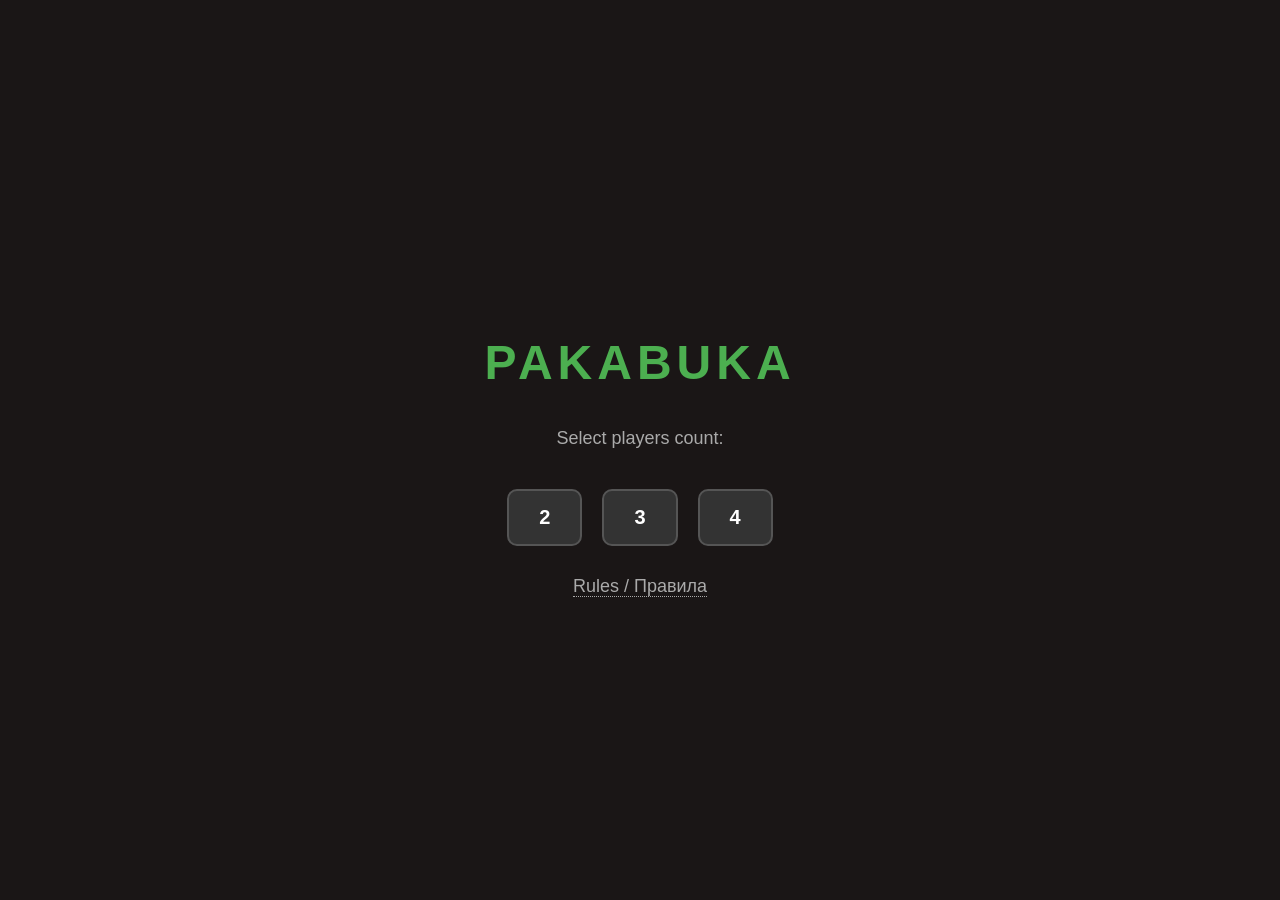
<file: index.html>
<!DOCTYPE html>
<html lang="ru">
<head>
    <meta charset="UTF-8">
    <meta name="viewport" content="width=device-width, initial-scale=1.0, maximum-scale=1.0, user-scalable=no">
    <meta name="apple-mobile-web-app-capable" content="yes"> <meta name="apple-mobile-web-app-status-bar-style" content="black-translucent"> <meta name="mobile-web-app-capable" content="yes"> <meta name="theme-color" content="#948181"> <title>PakaBuka</title>
    <title>ПакаБука</title>
    <link rel="stylesheet" href="style.css">
    <link href="https://fonts.googleapis.com/css2?family=Russo+One&display=swap" rel="stylesheet">
    <link href="https://fonts.googleapis.com/css2?family=Luckiest+Guy&display=swap" rel="stylesheet">
    <link rel="icon" type="image/png" href="favicon.png">
</head>
<body class="menu-active">
    <div id="start-menu">
        <h1>PakaBuka</h1>
        <p>Select players count:</p>
        <div class="menu-buttons">
            <button onclick="game.start(2)">2</button>
            <button onclick="game.start(3)">3</button>
            <button onclick="game.start(4)">4</button>
        </div>
        <div style="margin-top: 30px;">
            <a href="rules.html" style="color: #aaa; text-decoration: none; font-size: 18px; border-bottom: 1px dotted #aaa;">
                Rules / Правила
            </a>
        </div>
    </div>
    <div id="bot-setup-overlay" style="display: none;">
        <div class="bot-setup-box">
            <h2>WHO IS BOT?</h2>
            <div id="bot-rows-container">
                </div>
            <button class="start-confirm-btn" onclick="game.confirmStart()">GO!</button>
        </div>
    </div>

    <div id="modal-overlay">
        <div id="modal-box">
            <div id="modal-options"></div>
        </div>
    </div>
    <div id="test-badge" style="display: none;">Debug mode</div>
        <div id="debug-panel">
        <h3 style="margin: 0 0 10px 0; color: #FFD700;">Настройки UI</h3>
        
        <label>
            Фон:
            <input type="color" id="cfg-bg" value="#948181" oninput="game.updateStyle('--bg-color', this.value)">
        </label>
        <label>
            Точки (Цвет):
            <input type="color" id="cfg-dot-color" value="#252525" oninput="game.updateStyle('--dot-color', this.value)">
        </label>
        <label>
            Точки (Размер):
            <input type="range" id="cfg-dot-size" min="4" max="20" value="8" oninput="game.updateStyle('--dot-size', this.value + 'px')">
        </label>
        <label>
            Линии:
            <input type="color" id="cfg-line" value="#444444" oninput="game.updateStyle('--line-color', this.value)">
        </label>

        <div style="margin-top: 10px; border-top: 1px solid #555; padding-top: 5px;"></div>
        <label>
            Спец. (6):
            <input type="color" value="#ff0000" oninput="game.updateStyle('--spec-6', this.value)">
        </label>
        <label>
            Спец. (3):
            <input type="color" value="#ffeb3b" oninput="game.updateStyle('--spec-3', this.value)">
        </label>
        <label>
            Стрелки:
            <input type="color" value="#00ffff" oninput="game.updateStyle('--arrow-color', this.value)">
        </label>
    </div>
    <div id="main-layout">
        <div id="panel-1" class="control-panel" onclick="game.tryRoll()">
            <div class="dice-group">
                <div id="dice-set1-0" class="dice-box" onclick="event.stopPropagation(); game.selectDie(0)">-</div>
                <div id="dice-set1-1" class="dice-box" onclick="event.stopPropagation(); game.selectDie(1)">-</div>
            </div>
        </div>

        <div id="field-container">
            <div id="game-field">
                </div>
        </div>

        <div id="panel-2" class="control-panel" onclick="game.tryRoll()">
            <div class="dice-group">
                <div id="dice-set2-0" class="dice-box" onclick="event.stopPropagation(); game.selectDie(0)">-</div>
                <div id="dice-set2-1" class="dice-box" onclick="event.stopPropagation(); game.selectDie(1)">-</div>
            </div>
        </div>
        
        
    </div>
    <canvas id="fireworks-canvas"></canvas>
    <script type="module" src="main.js"></script>
</body>
</html>
</file>
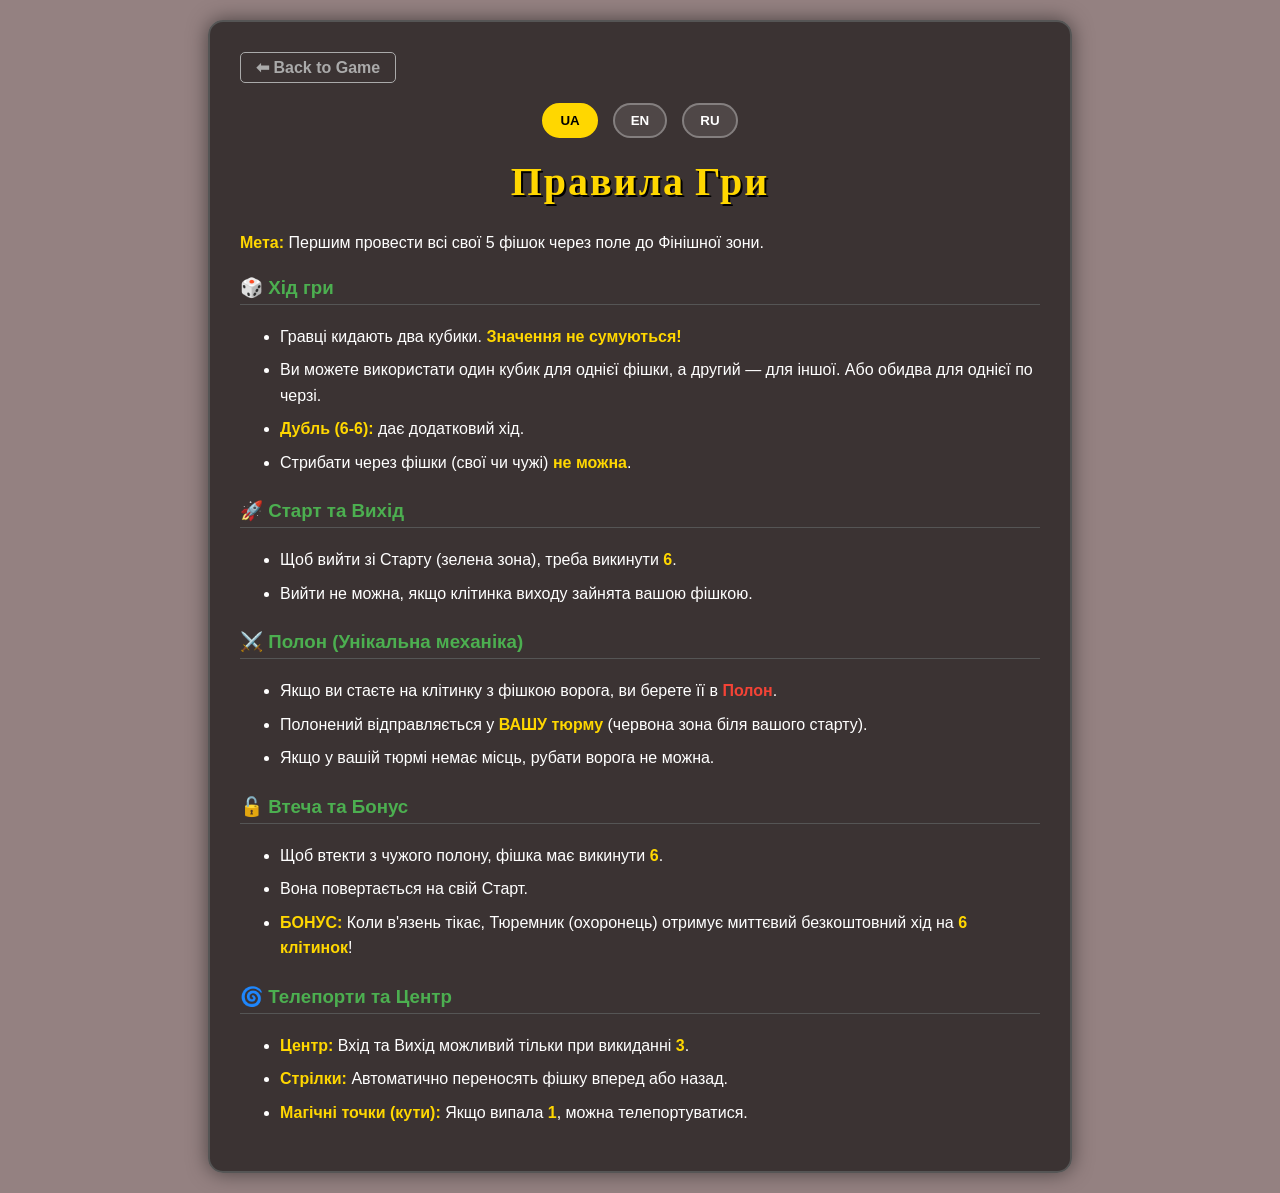
<file: rules.html>
<!DOCTYPE html>
<html lang="ru">
<head>
    <meta charset="UTF-8">
    <meta name="viewport" content="width=device-width, initial-scale=1.0">
    <title>PakaBuka Rules</title>
    <link href="https://fonts.googleapis.com/css2?family=Russo+One&display=swap" rel="stylesheet">
    <link href="https://fonts.googleapis.com/css2?family=Luckiest+Guy&display=swap" rel="stylesheet">
    <link rel="icon" type="image/png" href="favicon.png">
    
    <style>
        body {
            font-family: Arial, sans-serif;
            background-color: #948181; /* Основной цвет фона игры */
            color: #fff;
            margin: 0;
            padding: 20px;
            display: flex;
            flex-direction: column;
            align-items: center;
            min-height: 100vh;
        }

        .container {
            max-width: 800px;
            background: rgba(0, 0, 0, 0.6);
            padding: 30px;
            border-radius: 15px;
            border: 2px solid #555;
            box-shadow: 0 0 20px rgba(0,0,0,0.5);
        }

        h1 {
            font-family: 'Luckiest Guy', cursive;
            color: #FFD700;
            text-align: center;
            letter-spacing: 2px;
            margin-top: 0;
            text-shadow: 2px 2px 0 #000;
            font-size: 2.5em;
        }

        h3 {
            color: #4CAF50; /* Зеленый старт */
            border-bottom: 1px solid #555;
            padding-bottom: 5px;
            margin-top: 25px;
        }

        strong { color: #FFD700; }
        .red-text { color: #F44336; font-weight: bold; }
        .blue-text { color: #00FFFF; font-weight: bold; }

        /* Переключатель языков */
        .lang-switch {
            display: flex;
            justify-content: center;
            gap: 15px;
            margin-bottom: 20px;
        }

        .lang-btn {
            background: rgba(255,255,255,0.1);
            border: 2px solid rgba(255,255,255,0.3);
            color: white;
            padding: 8px 16px;
            border-radius: 20px;
            cursor: pointer;
            font-weight: bold;
            transition: 0.2s;
        }

        .lang-btn:hover, .lang-btn.active {
            background: #FFD700;
            color: black;
            border-color: #FFD700;
        }

        /* Кнопка назад */
        .back-btn {
            display: inline-block;
            margin-bottom: 20px;
            text-decoration: none;
            color: #aaa;
            font-weight: bold;
            border: 1px solid #aaa;
            padding: 5px 15px;
            border-radius: 5px;
            transition: 0.2s;
        }
        .back-btn:hover { background: #fff; color: #000; }

        .rules-content { display: none; }
        .rules-content.active { display: block; animation: fadeIn 0.5s; }

        @keyframes fadeIn {
            from { opacity: 0; } to { opacity: 1; }
        }

        ul { line-height: 1.6; }
        li { margin-bottom: 8px; }
    </style>
</head>
<body>

    <div class="container">
        <a href="index.html" class="back-btn">⬅ Back to Game</a>

        <div class="lang-switch">
            <button class="lang-btn active" onclick="setLang('ua', this)">UA</button>
            <button class="lang-btn" onclick="setLang('en', this)">EN</button>
            <button class="lang-btn" onclick="setLang('ru', this)">RU</button>
        </div>

        <div id="ua" class="rules-content active">
            <h1>Правила Гри</h1>
            <p><strong>Мета:</strong> Першим провести всі свої 5 фішок через поле до Фінішної зони.</p>

            <h3>🎲 Хід гри</h3>
            <ul>
                <li>Гравці кидають два кубики. <strong>Значення не сумуються!</strong></li>
                <li>Ви можете використати один кубик для однієї фішки, а другий — для іншої. Або обидва для однієї по черзі.</li>
                <li><strong>Дубль (6-6):</strong> дає додатковий хід.</li>
                <li>Стрибати через фішки (свої чи чужі) <strong>не можна</strong>.</li>
            </ul>

            <h3>🚀 Старт та Вихід</h3>
            <ul>
                <li>Щоб вийти зі Старту (зелена зона), треба викинути <strong>6</strong>.</li>
                <li>Вийти не можна, якщо клітинка виходу зайнята вашою фішкою.</li>
            </ul>

            <h3>⚔️ Полон (Унікальна механіка)</h3>
            <ul>
                <li>Якщо ви стаєте на клітинку з фішкою ворога, ви берете її в <span class="red-text">Полон</span>.</li>
                <li>Полонений відправляється у <strong>ВАШУ тюрму</strong> (червона зона біля вашого старту).</li>
                <li>Якщо у вашій тюрмі немає місць, рубати ворога не можна.</li>
            </ul>

            <h3>🔓 Втеча та Бонус</h3>
            <ul>
                <li>Щоб втекти з чужого полону, фішка має викинути <strong>6</strong>.</li>
                <li>Вона повертається на свій Старт.</li>
                <li><strong>БОНУС:</strong> Коли в'язень тікає, Тюремник (охоронець) отримує миттєвий безкоштовний хід на <strong>6 клітинок</strong>!</li>
            </ul>

            <h3>🌀 Телепорти та Центр</h3>
            <ul>
                <li><strong>Центр:</strong> Вхід та Вихід можливий тільки при викиданні <strong>3</strong>.</li>
                <li><strong>Стрілки:</strong> Автоматично переносять фішку вперед або назад.</li>
                <li><strong>Магічні точки (кути):</strong> Якщо випала <strong>1</strong>, можна телепортуватися.</li>
            </ul>
        </div>

        <div id="en" class="rules-content">
            <h1>Game Rules</h1>
            <p><strong>Goal:</strong> Be the first to move all 5 pieces around the board to your Finish zone.</p>

            <h3>🎲 Gameplay</h3>
            <ul>
                <li>Players roll two dice. <strong>Values are NOT summed up!</strong></li>
                <li>You can use one die for one piece and the second for another. Or both for the same piece sequentially.</li>
                <li><strong>Double (6-6):</strong> Grants an extra turn.</li>
                <li>You <strong>cannot</strong> jump over pieces (yours or opponents').</li>
            </ul>

            <h3>🚀 Start & Exit</h3>
            <ul>
                <li>To exit the Start (green zone), you must roll a <strong>6</strong>.</li>
                <li>You cannot exit if the spawn point is blocked by your own piece.</li>
            </ul>

            <h3>⚔️ Capture & Prison</h3>
            <ul>
                <li>If you land on an opponent's piece, you capture it into <span class="red-text">Prison</span>.</li>
                <li>The captured piece goes to <strong>YOUR Prison</strong> (red zone near your start), not their home.</li>
                <li>If your prison is full, you cannot capture enemies.</li>
            </ul>

            <h3>🔓 Escape & Warden Bonus</h3>
            <ul>
                <li>To escape from Prison, the captured piece must roll a <strong>6</strong>.</li>
                <li>It returns to its owner's Start.</li>
                <li><strong>WARDEN BONUS:</strong> When a prisoner escapes, the Warden (you) immediately gets a free move of <strong>6 steps</strong> with any piece!</li>
            </ul>

            <h3>🌀 Teleports & Center</h3>
            <ul>
                <li><strong>Center:</strong> Enter and Exit is only possible by rolling a <strong>3</strong>.</li>
                <li><strong>Arrows:</strong> Automatically move the piece forward or backward.</li>
                <li><strong>Magic Points (Corners):</strong> If you roll a <strong>1</strong>, you can teleport to the next sector.</li>
            </ul>
        </div>

        <div id="ru" class="rules-content">
            <h1>Правила Игры</h1>
            <p><strong>Цель:</strong> Первым провести все свои 5 фишек через поле в Финишную зону.</p>

            <h3>🎲 Ход игры</h3>
            <ul>
                <li>Игроки бросают два кубика. <strong>Значения не суммируются!</strong></li>
                <li>Вы можете использовать один кубик для одной фишки, а второй — для другой. Либо оба для одной по очереди.</li>
                <li><strong>Дубль (6-6):</strong> Дает дополнительный ход.</li>
                <li>Перепрыгивать через фишки (свои или чужие) <strong>нельзя</strong>.</li>
            </ul>

            <h3>🚀 Старт и Выход</h3>
            <ul>
                <li>Чтобы выйти со Старта (зеленая зона), нужно выбросить <strong>6</strong>.</li>
                <li>Выйти нельзя, если клетка выхода занята вашей фишкой.</li>
            </ul>

            <h3>⚔️ Плен (Уникальная механика)</h3>
            <ul>
                <li>Если вы встаете на клетку с фишкой врага, вы берете её в <span class="red-text">Плен</span>.</li>
                <li>Пленник отправляется в <strong>ВАШУ тюрьму</strong> (красная зона возле вашего старта).</li>
                <li>Если в вашей тюрьме нет мест, рубить врага нельзя.</li>
            </ul>

            <h3>🔓 Побег и Бонус</h3>
            <ul>
                <li>Чтобы сбежать из чужого плена, фишка должна выбросить <strong>6</strong>.</li>
                <li>Она возвращается на свой Старт.</li>
                <li><strong>БОНУС:</strong> Когда пленник сбегает, Тюремщик (охранявший игрок) получает мгновенный бесплатный ход на <strong>6 клеток</strong>!</li>
            </ul>

            <h3>🌀 Телепорты и Центр</h3>
            <ul>
                <li><strong>Центр:</strong> Вход и Выход возможен только при выпадении <strong>3</strong>.</li>
                <li><strong>Стрелки:</strong> Автоматически переносят фишку вперед или назад.</li>
                <li><strong>Магические точки (углы):</strong> Если выпала <strong>1</strong>, можно телепортироваться.</li>
            </ul>
        </div>

    </div>

    <script>
        function setLang(lang, btn) {
            // Скрыть все блоки
            document.querySelectorAll('.rules-content').forEach(el => el.classList.remove('active'));
            // Показать нужный
            document.getElementById(lang).classList.add('active');
            
            // Обновить кнопки
            document.querySelectorAll('.lang-btn').forEach(el => el.classList.remove('active'));
            if(btn) btn.classList.add('active');
        }
    </script>
</body>
</html>
</file>
<file: style.css>
:root {
    --bg-color: #a46b4c;       /* Цвет фона по умолчанию */
    --dot-color: #4c3434;      /* Цвет обычных точек */
    --dot-size: 1.0vmin;           /* Размер точек */
    --line-color: #523838;

    --spec-6: #b11010;      /* Для кратных 6 (Красные) */
    --spec-3: #d2c86a;
    --arrow-color: #e8d696;
}

* {
    -webkit-tap-highlight-color: transparent;
}

body {
    touch-action: manipulation;
    font-family: Arial, sans-serif;
    margin: 0; padding: 0;
    display: flex; justify-content: center; align-items: center;
    height: 100dvh; 
    background-color: #333;
    color: white;
    overflow: hidden; user-select: none;
}


#game-field { 
    position: relative;
    background-color:var(--bg-color);
    width: 100%;
    height: 100%;
}


.point-wrapper {
    position: absolute;
    /* Огромная зона клика (примерно подушечка пальца) */
    width: 60px; 
    height: 60px;
    
    /* Центруем сам контейнер на координатах */
    transform: translate(-50%, -50%);
    
    z-index: 2;
    cursor: pointer;
    
    /* Центруем визуальную точку внутри этого квадрата */
    display: flex;
    justify-content: center;
    align-items: center;
    
    /* Раскомментируй строку ниже, чтобы увидеть зоны клика (красные квадраты) */
    /* background-color: rgba(255, 0, 0, 0.2); */
}

.point {
    width: var(--dot-size);
    height: var(--dot-size);
    border-radius: 50%;
    
    /* ВАЖНО: Убираем absolute и transform, так как теперь позиционирует wrapper */
    position: relative; 
    transform: none !important;
    top: auto !important;
    left: auto !important;
    
    box-sizing: border-box;
    /* z-index убираем, он теперь у родителя */
    pointer-events: none; /* Пропускаем клики сквозь красоту прямо во wrapper */
}

.point::before {
    content: '';
    position: absolute;
    top: 50%;
    left: 50%;
    transform: translate(-50%, -50%);
    
    /* УВЕЛИЧИВАЕМ ЗОНУ КЛИКА */
    width: 50px;  /* Было 30px */
    height: 50px; /* Было 30px */
    
    border-radius: 50%;
    z-index: 10; 
    cursor: pointer;
    display: none;
    /* Для отладки (чтобы видеть зоны) раскомментируйте на секунду: */
    /* background-color: rgba(255,0,0,0.2); */
}

.point-wrapper.active-zone {
    z-index: 200 !important;
}

/* Для активных целей делаем зону еще больше (чтоб совсем легко попасть) */
.point.highlight-dest::before {
    content: '';
    position: absolute;
    top: 50%; left: 50%;
    transform: translate(-50%, -50%);
    border-radius: 50%;
    border: 2px solid var(--dest-color);
    opacity: 0;
    pointer-events: none;
    animation: fog-ripple 1.5s infinite ease-out;

    z-index: 201 !important; /* Выше чем сама точка (200) */
    width: 60px; /* Активную цель делаем ЕЩЕ больше для удобства */
    height: 60px;
    border: none; /* Убираем рамку, если она там была */
    animation: none; /* Убираем ripple с зоны клика, он должен быть отдельным элементом */
}

@keyframes fog-breath {
    0%, 100% { transform: translate(-50%, -50%) scale(0.8); opacity: 0.3; }
    50% { transform: translate(-50%, -50%) scale(1.2); opacity: 0.8; }
}

@keyframes core-pulse {
    0%, 100% { transform: translate(-50%, -50%) scale(1); box-shadow: 0 0 5px var(--dest-color); }
    50% { transform: translate(-50%, -50%) scale(1.1); box-shadow: 0 0 15px var(--dest-color); }
}

/* Анимация расходящегося кольца */
@keyframes fog-ripple {
    0% { width: 100%; height: 100%; opacity: 0.8; border-width: 2px; }
    100% { width: 400%; height: 400%; opacity: 0; border-width: 0px; }
}

.dice-container {
    display: flex;
    gap: 15px;
    margin-bottom: 10px;
    pointer-events: auto; /* Кубики можно кликать */
}
.dice-box {
    width: 2.5em; 
    height: 2.5em;
    font-size: clamp(16px, 4vw, 24px);
    background: rgba(255,255,255,0.1); 
    color: white;
    border: 2px solid rgba(255,255,255,0.3);
    border-radius: 8px;
    display: flex; justify-content: center; align-items: center;
    font-size: 24px; font-weight: bold;
    backdrop-filter: blur(2px);
    will-change: opacity, transform;
}



.dice-box svg {
    width: 80%;       /* Точки занимают 80% места внутри рамки */
    height: 80%;
    fill: currentColor; /* Наследует цвет текста (белый или цвет игрока) */
    filter: drop-shadow(0 1px 2px rgba(0,0,0,0.5)); /* Легкая тень для объема точек */
}

.dice-box:active { transform: scale(0.95); }

#turn-info { text-align: center; font-size: 16px; font-weight: bold; margin-bottom: 5px; }
#status-msg {
    position: relative; /* Вернем в поток */
    bottom: auto;
    width: auto;
    margin-top: 15px;
    white-space: nowrap; /* Чтобы текст не переносился некрасиво */
}

/* --- 1. ФИШКИ (Резиновый размер) --- */
.piece {
    /* Было: width: 16px; height: 16px; */
    width: 2%;  /* Размер в процентах от поля */
    height: 2%;
    border-radius: 50%; 
    position: absolute;
    transform: translate(-50%, -50%); 
    z-index: 20; /* Поднимаем выше интерфейса */
    
    background-color: var(--p-color); 
    border: 2px solid white; 
    box-shadow: 
        inset 0 0 4px rgba(255, 255, 255, 0.8),
        0 0 20px var(--p-color),
        0 0 10px var(--p-color);
        
    cursor: pointer; 
    transition: top 0.3s, left 0.3s, transform 0.2s, box-shadow 0.2s;
    will-change: top, left, transform;
}
.piece:hover { 
    /* При наведении фишка увеличивается и светится ярче */
    transform: translate(-50%, -50%) scale(1.4); 
    z-index: 100;
    box-shadow: 
        inset 0 0 6px rgba(255, 255, 255, 1),
        0 0 10px var(--p-color),
        0 0 20px var(--p-color),
        0 0 30px var(--p-color);
}
.piece.blink { 
    animation: neon-pulse 1s ease-in-out infinite; 
}

/* Диалог */
#modal-overlay {
    position: fixed; top: 0; left: 0; width: 100%; height: 100%;
    background: rgba(0,0,0,0.7); z-index: 200; display: none;
    justify-content: center; align-items: center;
}
#modal-box {
    background: #333; padding: 20px; border-radius: 10px; border: 2px solid gold;
    text-align: center; color: white;
}
.modal-btn {
    margin: 5px; padding: 10px 15px; background: #555; border: none; color: white;
    cursor: pointer; font-size: 16px; border-radius: 5px;
}
.modal-btn:hover { background: #777; }

svg { z-index: 1; }


#start-menu {
    position: fixed; top: 0; left: 0; width: 100%; height: 100%;
    background: #1a1616; z-index: 300;
    display: flex; flex-direction: column;
    justify-content: center; align-items: center;
    color: white;
}
#start-menu h1 { font-size: 48px; color: #4CAF50; margin-bottom: 20px; text-transform: uppercase; letter-spacing: 5px; }
#start-menu p { font-size: 18px; color: #aaa; margin-bottom: 40px; }
.menu-buttons { display: flex; gap: 20px; }
.menu-buttons button {
    padding: 15px 30px; font-size: 20px; font-weight: bold;
    background: #333; color: white; border: 2px solid #555;
    border-radius: 10px; cursor: pointer; transition: 0.2s;
}
.menu-buttons button:hover { background: #4CAF50; border-color: #4CAF50; transform: scale(1.1); color: #000; }

/* Стиль для индикатора тестового режима */
#test-badge {
    display: none; /* Скрыт по умолчанию */
    background-color: #ff0000;
    color: white;
    font-size: 10px;
    padding: 2px 5px;
    border-radius: 4px;
    position: absolute;
    top: 5px;
    left: 5px;
    font-weight: bold;
    letter-spacing: 1px;
}

/* --- Стили для стрелок телепорта --- */
.teleport-arrow {
    stroke: var(--arrow-color); /* ИСПОЛЬЗУЕМ ПЕРЕМЕННУЮ */
    stroke-width: 3px;
    fill: none;
    stroke-linecap: round;
    stroke-dasharray: 10, 5; 
    
    /* Обновляем тень, чтобы она тоже светилась выбранным цветом */
    filter: drop-shadow(0 0 3px var(--arrow-color)) drop-shadow(0 0 6px var(--arrow-color));
    
    animation: flowLine 1s linear infinite;
    opacity: 0.8;
    will-change: stroke-dashoffset;
}

@keyframes flowLine {
    to {
        stroke-dashoffset: -15; /* Двигаем пунктир */
    }
}

@keyframes neon-pulse { 
    0%, 100% { 
        transform: translate(-50%, -50%) scale(1);
        opacity: 1;
        box-shadow: 0 0 10px var(--p-color);
    } 
    50% { 
        transform: translate(-50%, -50%) scale(1.5);
        opacity: 0.9;
        box-shadow: 0 0 25px var(--p-color), 0 0 50px white; /* Вспышка белым */
    } 
}

/* --- Подсветка доступных ходов --- */
.point.highlight-dest {
    z-index: 200 !important;
    background-color: #fff !important; /* Сама точка становится белой, чтобы выделяться */
    /* Убираем старые тени */
    box-shadow: 0 0 5px var(--dest-color), 0 0 10px var(--dest-color); 
    cursor: pointer;
    /* Небольшая анимация самой точки */
    animation: core-pulse 1.5s infinite ease-in-out;
    will-change: transform, box-shadow;
    cursor: pointer;
    pointer-events: auto;
}

.point[id^="Финиш"].highlight-dest {
    z-index: 300 !important; /* Еще выше */
    box-shadow: 0 0 15px 8px #00FF00 !important; 
}

@keyframes dest-pulse {
    from { transform: translate(-50%, -50%) scale(1.2); opacity: 0.8; }
    to { transform: translate(-50%, -50%) scale(1.6); opacity: 1; }
}

.point.highlight-dest::after,
.point.highlight-dest::before {
    /* ... */
    will-change: transform, opacity; /* Добавляем */
}
/* Создаем пульсирующий прицел вокруг точки */
.point.highlight-dest::after {
    content: '';
    position: absolute;
    top: 50%; left: 50%;
    transform: translate(-50%, -50%);
    
    width: 300%;  /* Туман в 3 раза больше точки */
    height: 300%;
    border-radius: 50%;
    
    /* Градиент: от полупрозрачного цвета игрока к прозрачному */
    background: radial-gradient(circle, var(--dest-color) 0%, transparent 70%);
    
    opacity: 0.7;
    z-index: -1; /* Туман ПОД точкой */
    pointer-events: none;
    
    animation: fog-breath 2s infinite ease-in-out;
}

@keyframes target-ripple {
    0% { width: 100%; height: 100%; opacity: 1; border-width: 3px; }
    100% { width: 500%; height: 500%; opacity: 0; border-width: 0px; }
}



.game-logo {
    position: absolute;
    top: 3%;
    left: 50%;
    transform: translateX(-50%);
    z-index: 5;

    /* Оставляем только один шрифт */
    font-family: 'Luckiest Guy', cursive; 
    font-size: 2.5em; /* Чуть крупнее */
    letter-spacing: 3px;
    
    /* Делаем цвет светлее (золото), чтобы читалось на фоне #948181 */
    color: #FFD700; 
    
    /* Черная обводка текста для четкости */
    -webkit-text-stroke: 1px black; 
    text-shadow: 3px 3px 0px rgba(0, 0, 0, 0.8); /* Жесткая тень для мультяшности */
    
    pointer-events: none;
    user-select: none;
    white-space: nowrap; /* Чтобы не переносился на узких экранах */
}

/* =========================================
   АДАПТИВНОСТЬ (MOBILE LAYOUTS)
   ========================================= */

/* --- 1. Мобильный ВЕРТИКАЛЬНЫЙ (Portrait) --- */
/* Лого сверху, Кубики снизу, Поле посередине */
@media (max-width: 768px) and (orientation: portrait) {
    
    #field-container {
        /* Убираем лишнее, оставляем только квадратность из основного блока */
        /* Можно немного уменьшить размер для телефонов, чтобы кубикам было просторнее */
        width: 98vw; 
        height: 98vw; 
        max-width: 98vw;
        max-height: 98vw;
        margin: auto; /* Центровка работает сама */
        border: 1px solid rgba(255, 255, 255, 0.05) !important; /* Возвращаем границу */
    }

    
}

/* --- 2. Мобильный ГОРИЗОНТАЛЬНЫЙ (Landscape) --- */
/* Логотип чуть наезжает, Кубики справа сбоку */
@media (max-height: 600px) and (orientation: landscape) {

    /* Логотип в левом верхнем углу или по центру, слегка на поле */
    .game-logo {
        position: fixed;
        top: 10px;
        left: 20px; /* Сдвигаем влево, чтобы не мешать центру */
        transform: none;
        font-size: 2em;
        z-index: 50; /* Поверх поля, но под интерфейсом */
        opacity: 0.8; /* Чуть прозрачнее, чтобы видеть фишки под ним */
    }

    /* Панель управления справа вертикальным столбиком */
    #center-hud {
        position: fixed;
        top: 50%;
        left: auto;
        right: 20px; /* Прижимаем к правому краю */
        bottom: auto;
        transform: translateY(-50%); /* Центруем по вертикали */
        
        width: auto;
        height: auto;
        
        display: flex;
        flex-direction: column; /* Вертикальная колонка */
        gap: 10px;
        
        background: none;
        padding: 10px;
        border-radius: 15px;
        z-index: 1000;
    }

    .dice-container {
        flex-direction: column; /* Кубики друг под другом */
        gap: 10px;
        margin-bottom: 5px;
    }

    
    #status-msg {
        display: none; /* На узком экране статус может мешать, лучше скрыть или уменьшить */
    }
}

/* --- СКРЫВАЕМ ИНТЕРФЕЙС ПРИ СТАРТЕ --- */
body.menu-active .game-logo,
body.menu-active #center-hud,
body.menu-active #test-badge {
    display: none !important;
}

#debug-panel {
    display: none; /* Скрыта по умолчанию */
    position: absolute;
    top: 60px; left: 20px;
    background: rgba(0, 0, 0, 0.8);
    padding: 15px;
    border-radius: 8px;
    border: 1px solid #FFD700;
    color: white;
    z-index: 500;
    font-family: monospace;
}
#debug-panel label {
    display: flex; justify-content: space-between; align-items: center;
    margin-bottom: 8px; width: 200px;
}
#debug-panel input { margin-left: 10px; cursor: pointer; }

/* --- САЛЮТ --- */
#fireworks-canvas {
    position: fixed;
    top: 0;
    left: 0;
    width: 100%;
    height: 100%;
    z-index: 2000; /* Поверх всего */
    pointer-events: none; /* Чтобы клики проходили сквозь него, если салюта нет */
    display: none; /* Скрыт по умолчанию */
}

/* --- МОДАЛКА ВЫБОРА БОТОВ --- */
#bot-setup-overlay {
    position: fixed; top: 0; left: 0; width: 100%; height: 100%;
    background: rgba(0, 0, 0, 0.85); z-index: 500;
    display: flex; justify-content: center; align-items: center;
    backdrop-filter: blur(5px);
}

.bot-setup-box {
    background: #2a2525;
    padding: 30px;
    border-radius: 20px;
    border: 2px solid #555;
    width: 300px;
    text-align: center;
    box-shadow: 0 0 30px rgba(0,0,0,0.5);
}

.bot-setup-box h2 {
    margin-top: 0; color: #fff; font-family: 'Russo One', sans-serif;
    letter-spacing: 2px; margin-bottom: 25px;
}

/* Строка игрока: Цветной круг + Переключатель */
.bot-setup-row {
    display: flex; justify-content: space-between; align-items: center;
    margin-bottom: 15px; padding: 10px;
    background: rgba(255,255,255,0.05);
    border-radius: 10px;
}

/* Цветной кружочек игрока */
.player-color-indicator {
    width: 30px; height: 30px;
    border-radius: 50%;
    border: 2px solid rgba(255,255,255,0.5);
    box-shadow: 0 0 10px currentColor;
}

/* Кнопка старта */
.start-confirm-btn {
    margin-top: 20px;
    padding: 15px 40px;
    font-size: 20px; font-weight: bold;
    background: #4CAF50; color: white;
    border: none; border-radius: 30px;
    cursor: pointer; transition: 0.2s;
    box-shadow: 0 5px 15px rgba(76, 175, 80, 0.4);
}
.start-confirm-btn:hover {
    transform: scale(1.05); background: #45a049;
}

/* --- ПЕРЕКЛЮЧАТЕЛЬ (SWITCH) --- */
.switch {
  position: relative; display: inline-block; width: 50px; height: 26px;
}
.switch input { opacity: 0; width: 0; height: 0; }

.slider {
  position: absolute; cursor: pointer;
  top: 0; left: 0; right: 0; bottom: 0;
  background-color: #555; /* Серый, когда выключен */
  transition: .4s; border-radius: 34px;
}

.slider:before {
  position: absolute; content: "";
  height: 20px; width: 20px;
  left: 3px; bottom: 3px;
  background-color: white;
  transition: .4s; border-radius: 50%;
}

/* Когда включен (checked) */
input:checked + .slider {
  background-color: #2196F3; /* Синий цвет для "Бот включен" */
}
input:checked + .slider:before {
  transform: translateX(24px);
}

/* style.css */

/* --- LAYOUT (СЕТКА) --- */
#main-layout {
    display: flex;
    width: 100vw;
    height: 100dvh; /* dynamic viewport height */
    overflow: hidden;
    background-color: transparent;
}

/* Панели управления (боковые/верхние) */
.control-panel {
    /* flex: 1;  <-- БЫЛО */
    flex: 2; /* <-- СТАЛО. Расширяем боковые панели (теперь пропорция 2:3:2) */
    display: flex;
    justify-content: center;
    align-items: center;
    position: relative;
    z-index: 50;
    
    /* Делаем их кликабельными как кнопки */
    cursor: pointer; 
    transition: background-color 0.5s ease-in-out;
}

/* Эффект нажатия на всю панель */
.control-panel:active {
    background-color: rgba(0, 0, 0, 0.1); 
}

/* Контейнер для поля */
#field-container {
    /* На ПК поле занимает больше места (60% примерно) */
    flex: 0 0 auto;
    width: 100vmin;
    height: 100vmin;

    max-width: 100vw;
    max-height: 100vw; /* Высота тоже уменьшается, чтобы сохранить форму КВАДРАТА */
    
    /* 4. Центровка */
    margin: auto; 
    display: flex;
    justify-content: center;
    align-items: center;
    position: relative;
    z-index: 10;

    /* 5. Визуальное офорвмление (Выпуклый эффект) */
    border-radius: 15px; 
    padding: 3vmin; 
    box-sizing: border-box;

    background-color: var(--bg-color);
    /* 4. Магия 3D объема (Convex Effect) */
    box-shadow: 
        /* Светлый блик сверху-слева (имитация источника света) */
        -10px -10px 30px rgba(255, 255, 255, 0.1),
        /* Глубокая тень снизу-справа */
        20px 20px 40px rgba(0, 0, 0, 0.4),
        /* Внутренний тонкий блик для четкости границы (фаска) */
        inset 1px 1px 2px rgba(255, 255, 255, 0.3),
        inset -1px -1px 2px rgba(0, 0, 0, 0.2);

    /* Тонкая полупрозрачная рамка */
    border: 1px solid rgba(255, 255, 255, 0.1);
}

#game-field {
    position: relative;
    /* Размеры теперь задает JS, вписывая в #field-container */
    background-color: var(--bg-color); 
}

/* Группа кубиков внутри панели */
.dice-group {
    display: flex;
    gap: 20px;
    pointer-events: none; /* Чтобы клики сквозь пустоту шли в панель */
}

/* Сами кубики должны ловить клики (для выбора) */
/*.dice-box {
    width: 3.5em; 
    height: 3.5em;
    /* ... старые стили кубиков (фон, бордюр) ...
    background: rgba(255,255,255,0.1);
    color: white;
    border: 2px solid rgba(255,255,255,0.3);
    border-radius: 12px;
    display: flex; justify-content: center; align-items: center;
    backdrop-filter: blur(2px);
    will-change: opacity, transform;
    pointer-events: auto; /* Включаем клики на самих кубиках 
    transition: transform 0.2s, border-color 0.2s;
}*/

.dice-box {
    width: 3.5em; 
    height: 3.5em;
    
    /* ИЗМЕНЕНИЕ ЗДЕСЬ: Делаем фон темным (черный с прозрачностью 20%) */
    /* Было: rgba(255,255,255,0.1) */
    background: rgba(0, 0, 0, 0.2); 
    
    color: white;
    
    /* Рамку делаем чуть заметнее */
    border: 2px solid rgba(255, 255, 255, 0.2);
    
    border-radius: 12px;
    display: flex; justify-content: center; align-items: center;
    backdrop-filter: blur(2px);
    will-change: opacity, transform;
    pointer-events: auto; 
    transition: transform 0.2s, border-color 0.2s;
}

.dice-box svg {
    width: 70%; height: 70%;
    fill: currentColor;
    filter: drop-shadow(0 2px 3px rgba(0,0,0,0.5));
}

/* Подсветка выбранного кубика */
/*.dice-box.selected {
    border-color: #fff;
    box-shadow: 0 0 15px rgba(255,255,255,0.5);
    transform: scale(1.1);
}*/

.dice-box.selected {
    border-color: #fff;
    background: rgba(0, 0, 0, 0.4); /* Еще темнее при выборе */
    box-shadow: 0 0 15px rgba(255,255,255,0.3);
    transform: scale(1.1);
}

.dice-box.used {
    opacity: 0.3;
    transform: scale(0.9);
}


/* === АДАПТИВНОСТЬ === */

/* 1. DEKSTOP (Горизонтально) - Default Flex Row */
/* Специально ничего писать не надо, flex-direction: row по умолчанию */


/* 2. MOBILE (Portrait) - Вертикально */
@media (max-width: 768px) and (orientation: portrait) {
    #main-layout {
        flex-direction: column; 
    }
    
    .control-panel {
        flex: 0 0 20%; 
        width: 100%;
    }
    
    #field-container {
        /* Убираем лишнее, оставляем только квадратность из основного блока */
        /* Можно немного уменьшить размер для телефонов, чтобы кубикам было просторнее */
        flex: 0 0 auto !important;
        width: 98vw; 
        height: 98vw; 
        max-width: 98vw;
        max-height: 98vw;
        margin: auto; /* Центровка работает сама */
        border: 1px solid rgba(255, 255, 255, 0.05) !important; /* Возвращаем границу */
    }
    
    #panel-1.dice-group {
          transform: rotate(180deg);
    }
}

/* 3. MOBILE (Landscape) - Горизонтально, но узко */
@media (max-height: 600px) and (orientation: landscape) {
    .control-panel {
        flex: 0 0 15%; /* Узкие боковые полоски */
    }
    .dice-group {
        flex-direction: column; /* Кубики друг под другом, чтоб влезли */
        gap: 10px;
    }
    .dice-box {
        font-size: 14px; /* Уменьшаем кубики */
    }
}

/* Удаляем старые стили HUD, они больше не нужны */
#center-hud, #roll-btn { display: none !important; }
</file>
